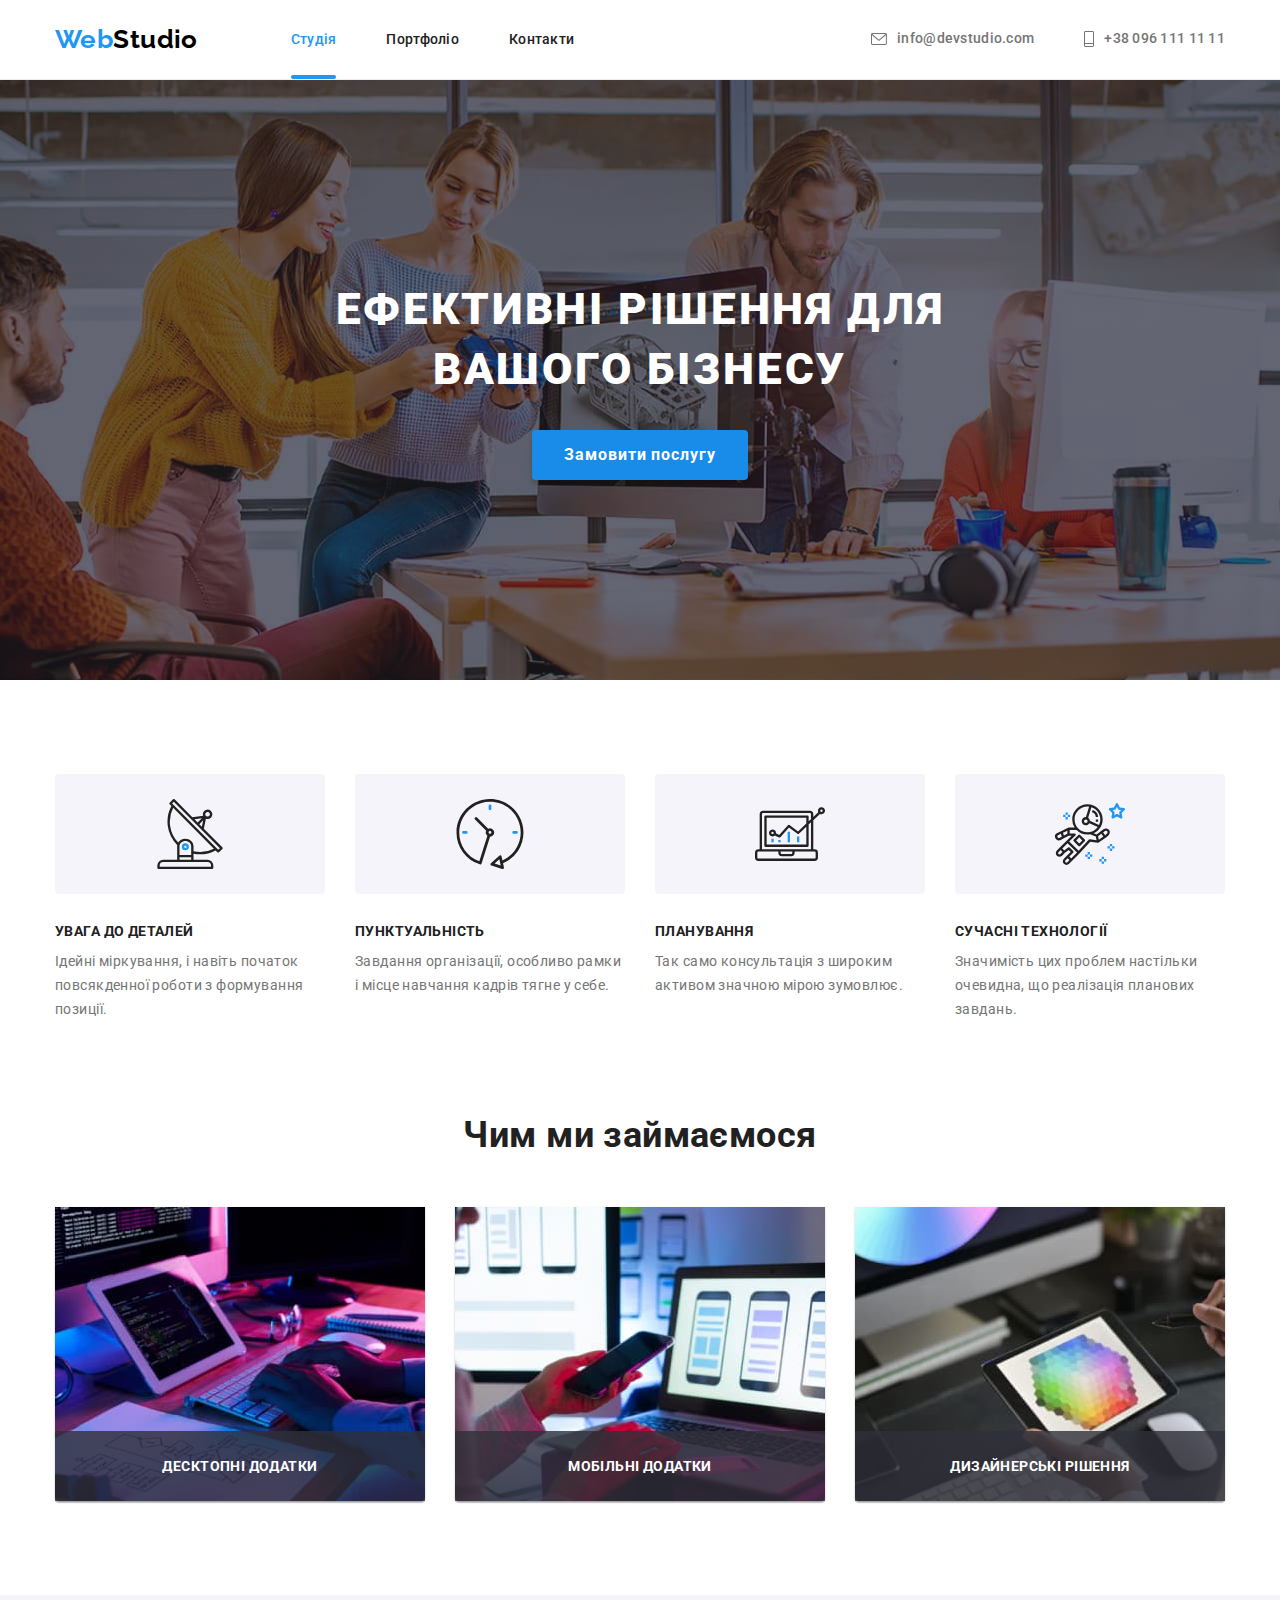
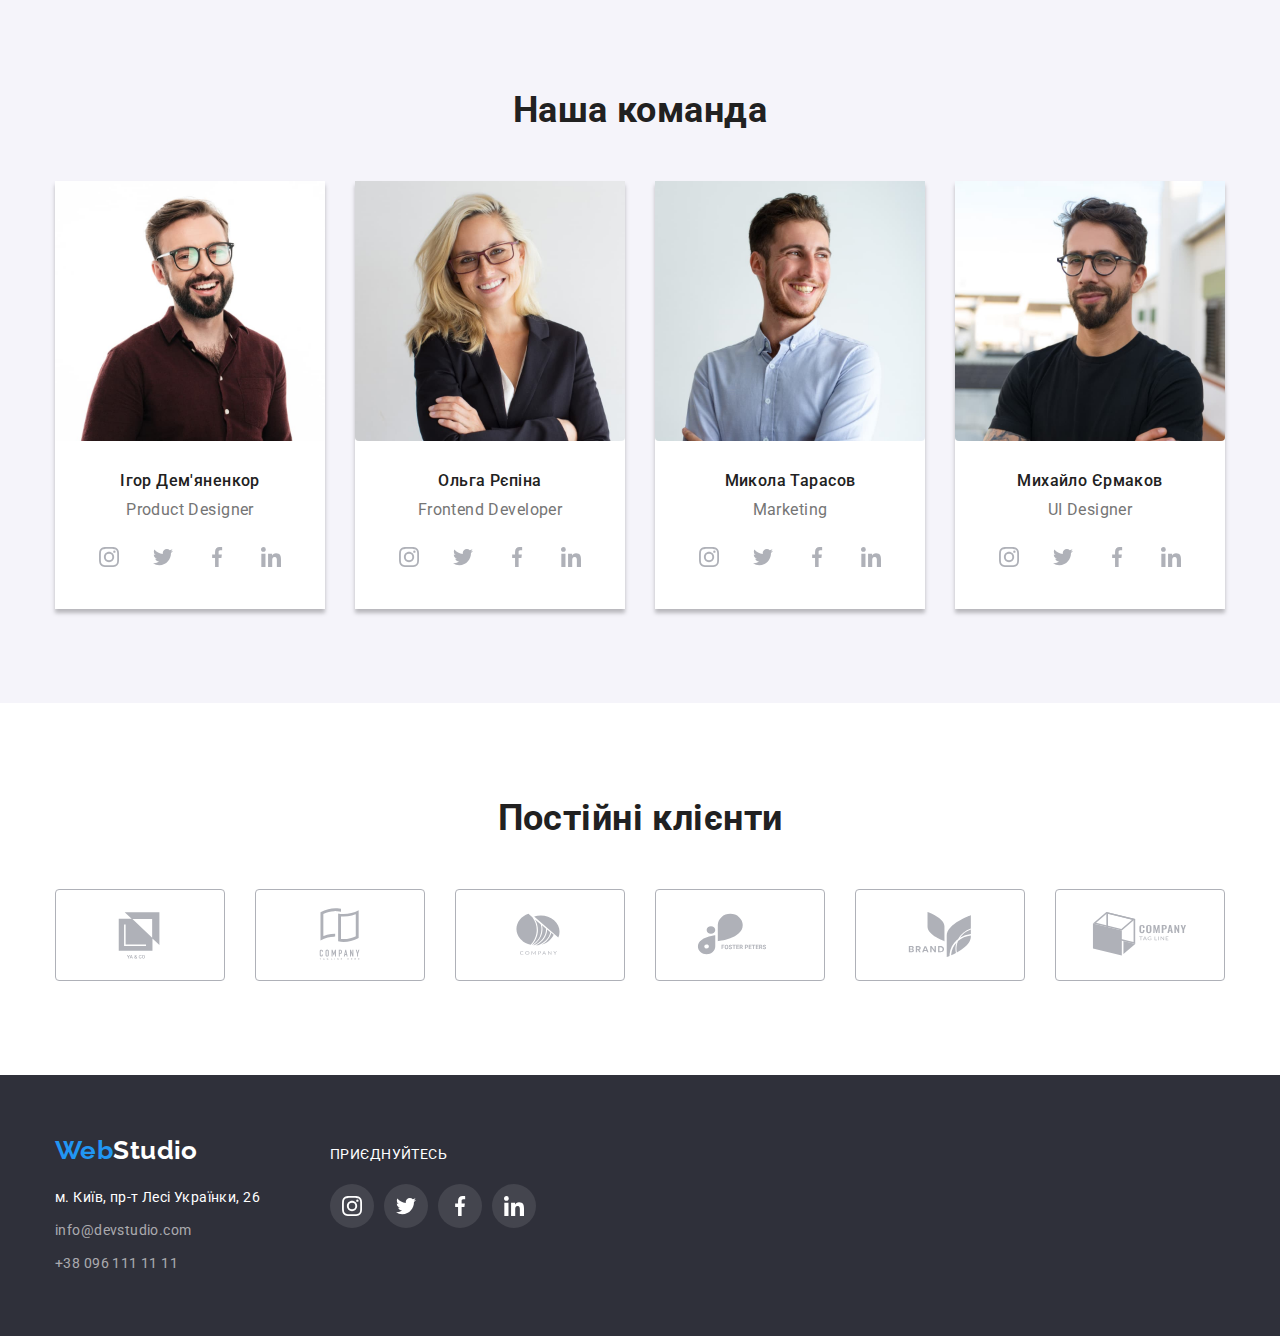
<file: index.html>
<!DOCTYPE html>
<html lang="uk">
  <head>
    <meta charset="UTF-8" />
    <meta http-equiv="X-UA-Compatible" content="IE=edge" />
    <meta name="viewport" content="width=device-width, initial-scale=1.0" />
    <title>Document</title>
    <link
      href="https://fonts.googleapis.com/css2?family=Raleway:wght@700&family=Roboto:wght@400;500;700;900&display=swap"
      rel="stylesheet"
    />
    <link
      rel="stylesheet"
      href="https://cdnjs.cloudflare.com/ajax/libs/modern-normalize/1.1.0/modern-normalize.min.css"
    />
    <link rel="stylesheet" href="./css/styles.css" />
  </head>

  <body>
    <header class="header">
      <div class="container">
        <nav class="main nav">
          <a class="logo" href="./index.html"
            ><span class="color-logo">Web</span
            ><span class="black-logo">Studio</span></a
          >

          <ul class="links">
            <li><a class="link current" href="./index.html">Студія</a></li>
            <li><a class="link" href="./portfolio.html">Портфоліо</a></li>
            <li><a class="link" href="#">Контакти</a></li>
          </ul>
        </nav>

        <ul class="contact">
          <li class="contact-list">
            <a href="mailto:info@devstudio.com" class="contacts">
              <svg class="mailto-link" width="16" height="12">
                <use href="./images/symbol-defs.svg#icon-message"></use>
              </svg>
              info@devstudio.com</a
            >
          </li>

          <li class="contact-list">
            <a href="tel:+380961111111" class="contacts">
              <svg class="telephone-link" width="10" height="16">
                <use href="./images/symbol-defs.svg#icon-telephone"></use>
              </svg>
              +38 096 111 11 11</a
            >
          </li>
        </ul>
      </div>
    </header>
    <main>
      <section class="section hero-section">
        <div class="container hero-container">
          <h1 class="hero-title">Ефективні рішення для вашого бізнесу</h1>
          <button class="section-hero-button" type="button" data-modal-open>
            Замовити послугу
          </button>
        </div>
      </section>

      <section class="section">
        <h2 class="visually-hidden">Особливості</h2>
        <div class="container">
          <ul class="peculiarities-list">
            <li class="list-about">
              <div class="peculiarities peculiarities-antenna">
                <svg class="antenna-picture" width="70" height="70">
                  <use href="./images/features.svg#icon-antenna"></use>
                </svg>
              </div>
              <h3 class="peculiarities-title">УВАГА ДО ДЕТАЛЕЙ</h3>
              <p class="peculiarities-text">
                Ідейні міркування, і навіть початок повсякденної роботи з
                формування позиції.
              </p>
            </li>
            <li class="list-about">
              <div class="peculiarities peculiarities-clock">
                <svg class="clock-pictire" width="70" height="70">
                  <use href="./images/features.svg#icon-clock"></use>
                </svg>
              </div>
              <h3 class="peculiarities-title">ПУНКТУАЛЬНІСТЬ</h3>
              <p class="peculiarities-text">
                Завдання організації, особливо рамки і місце навчання кадрів
                тягне у себе.
              </p>
            </li>
            <li class="list-about">
              <div class="peculiarities peculiarities-plane">
                <svg class="plane-picture" width="70" height="70">
                  <use href="./images/features.svg#icon-diagram"></use>
                </svg>
              </div>
              <h3 class="peculiarities-title">ПЛАНУВАННЯ</h3>
              <p class="peculiarities-text">
                Так само консультація з широким активом значною мірою зумовлює.
              </p>
            </li>
            <li class="list-about">
              <div class="peculiarities peculiarities-astronaut">
                <svg class="astronaut-picture" width="70" height="70">
                  <use href="./images/features.svg#icon-astronaut"></use>
                </svg>
              </div>
              <h3 class="peculiarities-title">СУЧАСНІ ТЕХНОЛОГІЇ</h3>
              <p class="peculiarities-text">
                Значимість цих проблем настільки очевидна, що реалізація
                планових завдань.
              </p>
            </li>
          </ul>
        </div>
      </section>
      <section class="section section-about">
        <div class="container">
          <h2 class="section-title">Чим ми займаємося</h2>
          <ul class="work-list">
            <li class="section-work-image">
              <div class="work-image">
                <img
                  src="./images/box-1.jpg"
                  alt="Писати код на комп'ютері"
                  width="370"
                  height="294"
                  class="section-work-image-first"
                />
                <h3 class="text-about-picture">Десктопні додатки</h3>
              </div>
            </li>
            <li class="section-work-image">
              <div class="work-image">
                <img
                  src="./images/box-2.jpg"
                  alt="авторизація в додатку в компьютері за допомогою смартфона"
                  width="370"
                  height="294"
                  class="section-work-image-second"
                />
                <h3 class="text-about-picture">Мобільні додатки</h3>
              </div>
            </li>
            <li class="section-work-image">
              <div class="work-image">
                <img
                  src="./images/box-3.jpg"
                  alt="вивчає программу на планшеті"
                  width="370"
                  height="294"
                  class="section-work-image-trird"
                />
                <h3 class="text-about-picture">Дизайнерські рішення</h3>
              </div>
            </li>
          </ul>
        </div>
      </section>
      <section class="section section-team">
        <div class="container">
          <h2 class="section-comand-title">Наша команда</h2>
          <ul class="section-comand-list">
            <li class="section-post">
              <img
                src="./images/img-1.jpg"
                alt="Усміхнений хлопець в окулярах"
                width="270"
                height="260"
                class="section-comand-image-first"
              />
              <h3 class="section-comand-name">Ігор Дем'яненкоp</h3>
              <p class="section-comand-text">Product Designer</p>
              <ul class="social-links">
                <li class="link">
                  <a href="#" class="link-picture">
                    <svg class="link-icon" width="20" height="20">
                      <use href="./images/symbol-defs.svg#icon-instagram"></use>
                    </svg>
                  </a>
                </li>
                <li class="link">
                  <a href="#" class="link-picture">
                    <svg class="link-icon" width="20" height="20">
                      <use href="./images/symbol-defs.svg#icon-twitter"></use>
                    </svg>
                  </a>
                </li>
                <li class="link">
                  <a href="#" class="link-picture">
                    <svg class="link-icon" width="20" height="20">
                      <use href="./images/symbol-defs.svg#icon-facebook"></use>
                    </svg>
                  </a>
                </li>
                <li class="link">
                  <a href="#" class="link-picture">
                    <svg class="link-icon" width="20" height="20">
                      <use href="./images/symbol-defs.svg#icon-linkedin"></use>
                    </svg>
                  </a>
                </li>
              </ul>
            </li>
            <li class="section-post">
              <img
                src="./images/img-2.jpg"
                alt="Усміхнена дівчина в окулярах"
                width="270"
                height="260"
                class="section-comand-image-second"
              />
              <h3 class="section-comand-name">Ольга Рєпіна</h3>
              <p class="section-comand-text">Frontend Developer</p>
              <ul class="social-links">
                <li class="link">
                  <a href="#" class="link-picture">
                    <svg class="link-icon" width="20" height="20">
                      <use href="./images/symbol-defs.svg#icon-instagram"></use>
                    </svg>
                  </a>
                </li>
                <li class="link">
                  <a href="#" class="link-picture">
                    <svg class="link-icon" width="20" height="20">
                      <use href="./images/symbol-defs.svg#icon-twitter"></use>
                    </svg>
                  </a>
                </li>
                <li class="link">
                  <a href="#" class="link-picture">
                    <svg class="link-icon" width="20" height="20">
                      <use href="./images/symbol-defs.svg#icon-facebook"></use>
                    </svg>
                  </a>
                </li>
                <li class="link">
                  <a href="#" class="link-picture">
                    <svg class="link-icon" width="20" height="20">
                      <use href="./images/symbol-defs.svg#icon-linkedin"></use>
                    </svg>
                  </a>
                </li>
              </ul>
            </li>
            <li class="section-post">
              <img
                src="./images/img-3.jpg"
                alt="Усміхнений хлопець у білій сорочці"
                width="270"
                height="260"
                class="section-comand-image-trird"
              />
              <h3 class="section-comand-name">Микола Тарасов</h3>
              <p class="section-comand-text">Marketing</p>
              <ul class="social-links">
                <li class="link">
                  <a href="#" class="link-picture">
                    <svg class="link-icon" width="20" height="20">
                      <use href="./images/symbol-defs.svg#icon-instagram"></use>
                    </svg>
                  </a>
                </li>
                <li class="link">
                  <a href="#" class="link-picture">
                    <svg class="link-icon" width="20" height="20">
                      <use href="./images/symbol-defs.svg#icon-twitter"></use>
                    </svg>
                  </a>
                </li>
                <li class="link">
                  <a href="#" class="link-picture">
                    <svg class="link-icon" width="20" height="20">
                      <use href="./images/symbol-defs.svg#icon-facebook"></use>
                    </svg>
                  </a>
                </li>
                <li class="link">
                  <a href="#" class="link-picture">
                    <svg class="link-icon" width="20" height="20">
                      <use href="./images/symbol-defs.svg#icon-linkedin"></use>
                    </svg>
                  </a>
                </li>
              </ul>
            </li>
            <li class="section-post">
              <img
                src="./images/img-4.jpg"
                alt="Усміхнений хлопець в окулярах на вулиці"
                width="270"
                height="260"
                class="section-comand-image-fourth"
              />
              <h3 class="section-comand-name">Михайло Єрмаков</h3>
              <p class="section-comand-text">UI Designer</p>
              <ul class="social-links">
                <li class="link">
                  <a href="#" class="link-picture">
                    <svg class="link-icon" width="20" height="20">
                      <use href="./images/symbol-defs.svg#icon-instagram"></use>
                    </svg>
                  </a>
                </li>
                <li class="link">
                  <a href="#" class="link-picture">
                    <svg class="link-icon" width="20" height="20">
                      <use href="./images/symbol-defs.svg#icon-twitter"></use>
                    </svg>
                  </a>
                </li>
                <li class="link">
                  <a href="#" class="link-picture">
                    <svg class="link-icon" width="20" height="20">
                      <use href="./images/symbol-defs.svg#icon-facebook"></use>
                    </svg>
                  </a>
                </li>
                <li class="link">
                  <a href="#" class="link-picture">
                    <svg class="link-icon" width="20" height="20">
                      <use href="./images/symbol-defs.svg#icon-linkedin"></use>
                    </svg>
                  </a>
                </li>
              </ul>
            </li>
          </ul>
        </div>
      </section>

      <section class="section">
        <div class="container">
          <h2 class="constant-clients">Постійні клієнти</h2>
          <ul class="company-items">
            <li class="company-list">
              <a href="#" class="company-link">
                <svg class="company-picture" width="108" height="60">
                  <use href="./images/symbol-defs.svg#icon-company-1"></use>
                </svg>
              </a>
            </li>
            <li class="company-list">
              <a href="#" class="company-link">
                <svg class="company-picture" width="108" height="60">
                  <use href="./images/symbol-defs.svg#icon-company-2"></use>
                </svg>
              </a>
            </li>
            <li class="company-list">
              <a href="#" class="company-link">
                <svg class="company-picture" width="108" height="60">
                  <use href="./images/symbol-defs.svg#icon-company-3"></use>
                </svg>
              </a>
            </li>
            <li class="company-list">
              <a href="#" class="company-link">
                <svg class="company-picture" width="108" height="60">
                  <use href="./images/symbol-defs.svg#icon-company-4"></use>
                </svg>
              </a>
            </li>
            <li class="company-list">
              <a href="#" class="company-link">
                <svg class="company-picture" width="108" height="60">
                  <use href="./images/symbol-defs.svg#icon-company-5"></use>
                </svg>
              </a>
            </li>
            <li class="company-list">
              <a href="#" class="company-link">
                <svg class="company-picture" width="108" height="60">
                  <use href="./images/symbol-defs.svg#icon-company-6"></use>
                </svg>
              </a>
            </li>
          </ul>
        </div>
      </section>
    </main>

    <footer class="footer">
      <div class="container">
        <div class="footer-container">
          <div class="footer-main">
            <a class="footer-logo" href="./index.html"
              ><span class="color-logo">Web</span
              ><span class="white-logo">Studio</span></a
            >
            <address>
              <ul class="footer-list">
                <li class="footer-link">
                  <a href="#" class="footer-adress">
                    м. Київ, пр-т Лесі Українки, 26</a
                  >
                </li>
                <li class="footer-link">
                  <a href="mailto:info@devstudio.com" class="footer-contact"
                    >info@devstudio.com</a
                  >
                </li>
                <li class="footer-link">
                  <a href="tel:+380961111111" class="footer-contact"
                    >+38 096 111 11 11</a
                  >
                </li>
              </ul>
            </address>
          </div>

          <div class="second-footer">
            <p class="footer-second-text">приєднуйтесь</p>
            <ul class="footer-second-list">
              <li class="second-footer-links">
                <a href="#" class="social-link">
                  <svg class="link-icon-white" width="20" height="20">
                    <use href="./images/symbol-defs.svg#icon-instagram"></use>
                  </svg>
                </a>
              </li>
              <li class="second-footer-links">
                <a href="#" class="social-link">
                  <svg class="link-icon-white" width="20" height="20">
                    <use href="./images/symbol-defs.svg#icon-twitter"></use>
                  </svg>
                </a>
              </li>
              <li class="second-footer-links">
                <a href="#" class="social-link">
                  <svg class="link-icon-white" width="20" height="20">
                    <use href="./images/symbol-defs.svg#icon-facebook"></use>
                  </svg>
                </a>
              </li>
              <li class="second-footer-links">
                <a href="#" class="social-link">
                  <svg class="link-icon-white" width="20" height="20">
                    <use href="./images/symbol-defs.svg#icon-linkedin"></use>
                  </svg>
                </a>
              </li>
            </ul>
          </div>
        </div>
      </div>
    </footer>

    <div class="backdrop is-hidden" data-modal>
      <div class="modal">
        <button type="button" class="closed" data-modal-close>
          <svg class="close" width="18" height="18">
            <use href="./images/close.svg#icon-close"></use>
          </svg>
        </button>
      </div>
    </div>

    <script src="./js/modal.js"></script>
  </body>
</html>
</file>
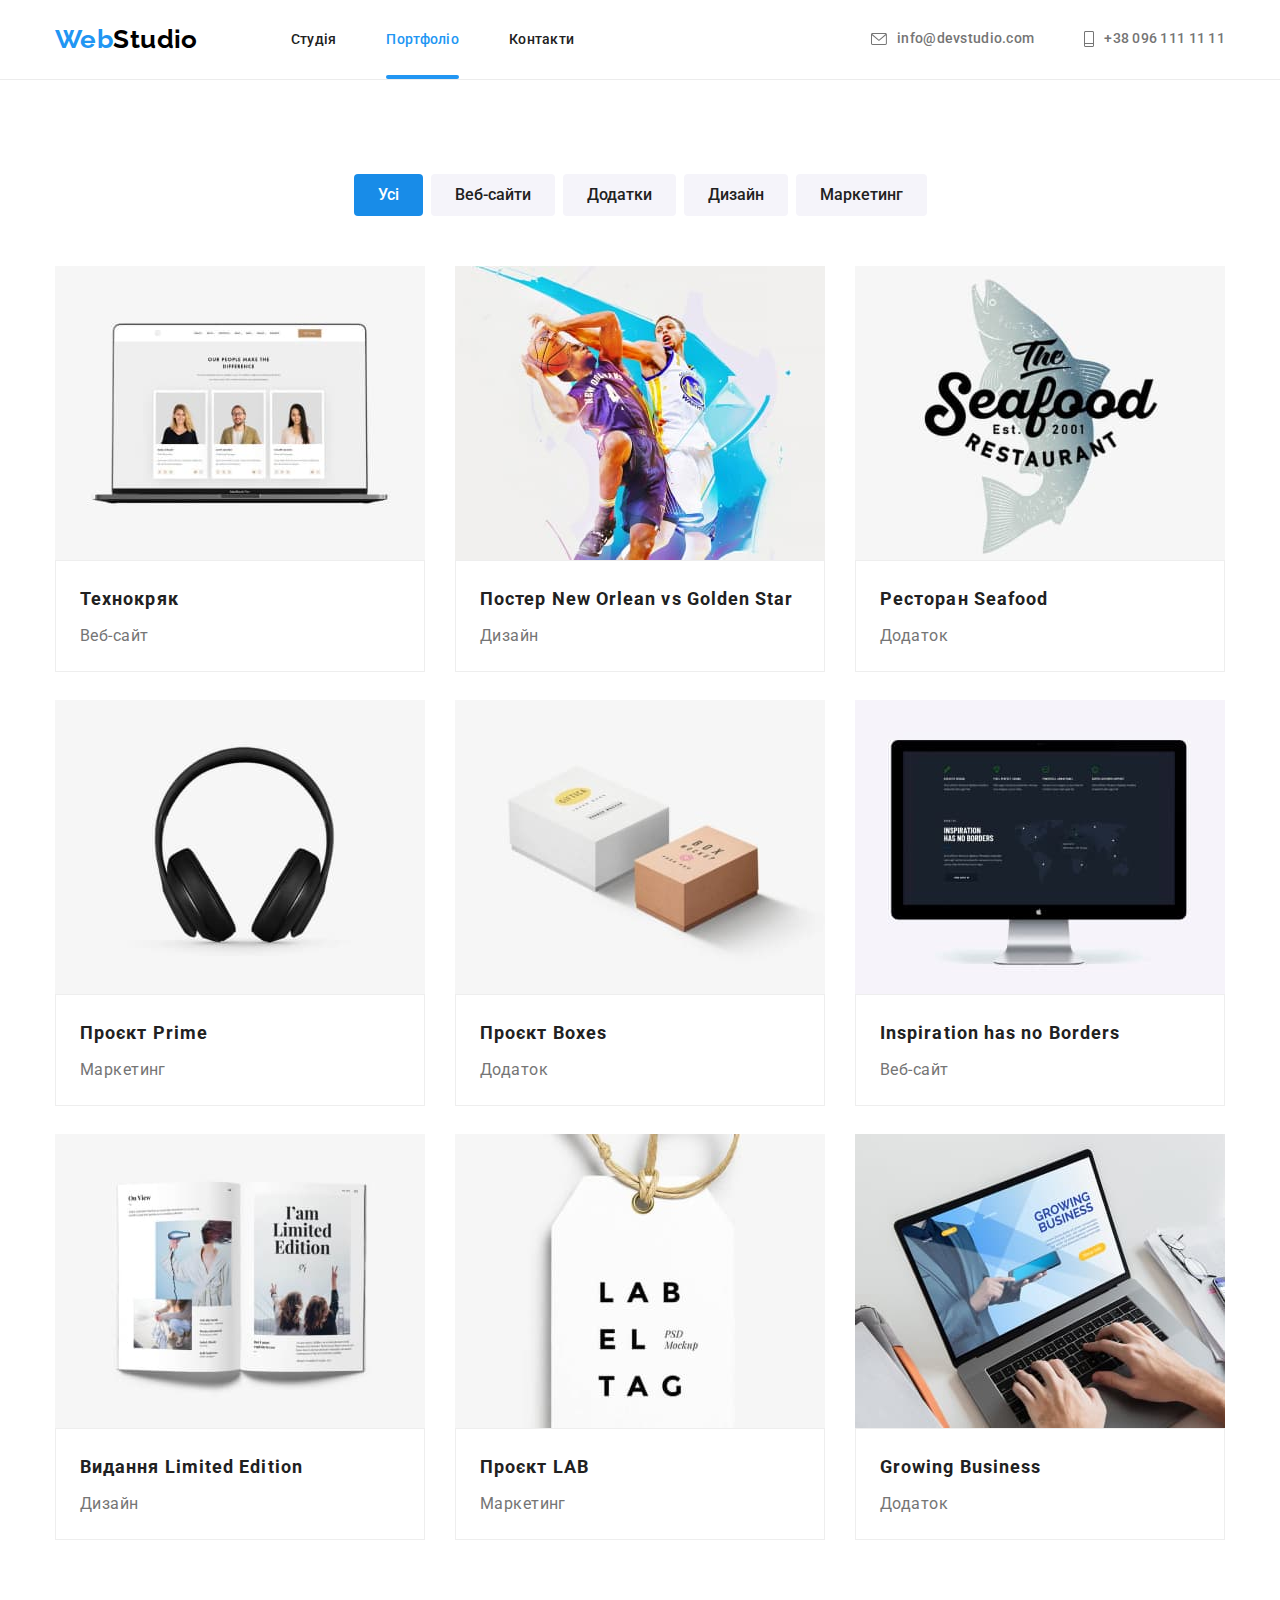
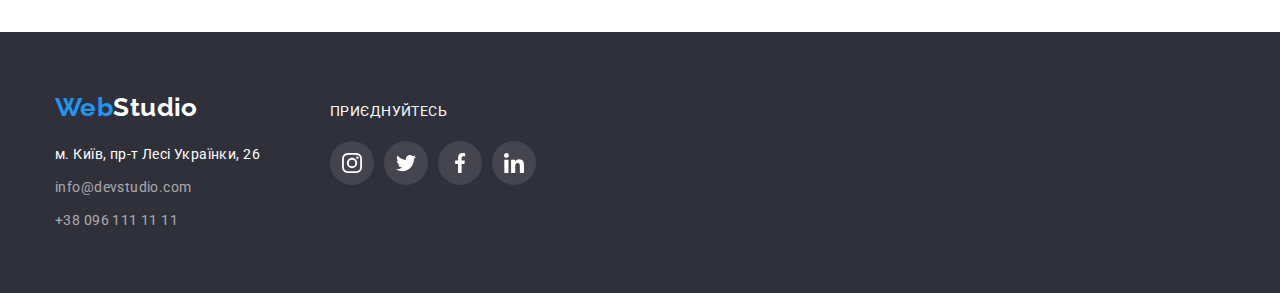
<file: portfolio.html>
<!DOCTYPE html>
<html lang="uk">
  <head>
    <meta charset="UTF-8" />
    <meta http-equiv="X-UA-Compatible" content="IE=edge" />
    <meta name="viewport" content="width=device-width, initial-scale=1.0" />
    <title>Document</title>
    <link
      href="https://fonts.googleapis.com/css2?family=Raleway:wght@700&family=Roboto:wght@400;500;700;900&display=swap"
      rel="stylesheet"
    />
    <link
      rel="stylesheet"
      href="https://cdnjs.cloudflare.com/ajax/libs/modern-normalize/1.1.0/modern-normalize.min.css"
    />
    <link rel="stylesheet" href="./css/styles.css" />
  </head>

  <body>
    <header class="header">
      <div class="container">
        <nav class="main nav">
          <a class="logo" href="./index.html"
            ><span class="color-logo">Web</span
            ><span class="black-logo">Studio</span></a
          >

          <ul class="links">
            <li><a class="link" href="./index.html">Студія</a></li>
            <li>
              <a class="link current" href="./portfolio.html">Портфоліо</a>
            </li>
            <li><a class="link" href="#">Контакти</a></li>
          </ul>
        </nav>

        <ul class="contact">
          <li class="contact-list">
            <a href="mailto:info@devstudio.com" class="contacts">
              <svg class="mailto-link" width="16" height="12">
                <use href="./images/symbol-defs.svg#icon-message"></use>
              </svg>
              info@devstudio.com</a
            >
          </li>

          <li class="contact-list">
            <a href="tel:+380961111111" class="contacts">
              <svg class="telephone-link" width="10" height="16">
                <use href="./images/symbol-defs.svg#icon-telephone"></use>
              </svg>
              +38 096 111 11 11</a
            >
          </li>
        </ul>
      </div>
    </header>
    <main>
      <section class="section">
        <div class="container">
          <h1 class="visually-hidden"></h1>
          <ul class="portfolio-list">
            <li>
              <button class="active button" type="button">Усі</button>
            </li>
            <li>
              <button class="portfolio-nav-button" type="button">
                Веб-сайти
              </button>
            </li>
            <li>
              <button class="portfolio-nav-button" type="button">
                Додатки
              </button>
            </li>
            <li>
              <button class="portfolio-nav-button" type="button">Дизайн</button>
            </li>
            <li>
              <button class="portfolio-nav-button" type="button">
                Маркетинг
              </button>
            </li>
          </ul>

          <ul class="list-presentation">
            <li class="post">
              <a href="" class="post-link">
                <div class="post-image">
                  <img
                    src="./images/techno.jpg"
                    alt="Презентація"
                    width="370"
                    height="294"
                  />
                  <p class="post-text">
                    Ресурс пропонує комплексні пропозиції з різним рівнем
                    функціоналу та сервісів. Все це дозволить відвідувачу
                    отримати вичерпні відомості про компанію чи приватну особу.
                  </p>
                </div>
                <div class="demonstration">
                  <h2 class="demonstration-title">Технокряк</h2>
                  <p class="demonstration-text">Веб-сайт</p>
                </div>
              </a>
            </li>
            <li class="post">
              <a href="" class="post-link">
                <div class="post-image">
                  <img
                    src="./images/basketball.jpg"
                    alt="basketball"
                    width="370"
                    height="294"
                  />
                  <p class="post-text">
                    Ресурс пропонує комплексні пропозиції з різним рівнем
                    функціоналу та сервісів. Все це дозволить відвідувачу
                    отримати вичерпні відомості про компанію чи приватну особу.
                  </p>
                </div>
                <div class="demonstration">
                  <h2 class="demonstration-title">
                    Постер New Orlean vs Golden Star
                  </h2>
                  <p class="demonstration-text">Дизайн</p>
                </div>
              </a>
            </li>
            <li class="post">
              <a href="" class="post-link">
                <div class="post-image">
                  <img
                    src="./images/fish.jpg"
                    alt="Рибний ресторан"
                    width="370"
                    height="294"
                  />
                  <p class="post-text">
                    Ресурс пропонує комплексні пропозиції з різним рівнем
                    функціоналу та сервісів. Все це дозволить відвідувачу
                    отримати вичерпні відомості про компанію чи приватну особу.
                  </p>
                </div>
                <div class="demonstration">
                  <h2 class="demonstration-title">Ресторан Seafood</h2>
                  <p class="demonstration-text">Додаток</p>
                </div>
              </a>
            </li>
            <li class="post">
              <a href="" class="post-link">
                <div class="post-image">
                  <img
                    src="./images/headphones.jpg"
                    alt="Навушники"
                    width="370"
                    height="294"
                  />
                  <p class="post-text">
                    Ресурс пропонує комплексні пропозиції з різним рівнем
                    функціоналу та сервісів. Все це дозволить відвідувачу
                    отримати вичерпні відомості про компанію чи приватну особу.
                  </p>
                </div>
                <div class="demonstration">
                  <h2 class="demonstration-title">Проєкт Prime</h2>
                  <p class="demonstration-text">Маркетинг</p>
                </div>
              </a>
            </li>
            <li class="post">
              <a href="" class="post-link">
                <div class="post-image">
                  <img
                    src="./images/boxes.jpg"
                    alt="Коробки"
                    width="370"
                    height="294"
                  />
                  <p class="post-text">
                    Ресурс пропонує комплексні пропозиції з різним рівнем
                    функціоналу та сервісів. Все це дозволить відвідувачу
                    отримати вичерпні відомості про компанію чи приватну особу.
                  </p>
                </div>
                <div class="demonstration">
                  <h2 class="demonstration-title">Проєкт Boxes</h2>
                  <p class="demonstration-text">Додаток</p>
                </div>
              </a>
            </li>
            <li class="post">
              <a href="" class="post-link">
                <div class="post-image">
                  <img
                    src="./images/monitor.jpg"
                    alt="Монітор"
                    width="370"
                    height="294"
                  />
                  <p class="post-text">
                    Ресурс пропонує комплексні пропозиції з різним рівнем
                    функціоналу та сервісів. Все це дозволить відвідувачу
                    отримати вичерпні відомості про компанію чи приватну особу.
                  </p>
                </div>
                <div class="demonstration">
                  <h2 class="demonstration-title">
                    Inspiration has no Borders
                  </h2>
                  <p class="demonstration-text">Веб-сайт</p>
                </div>
              </a>
            </li>
            <li class="post">
              <a href="" class="post-link">
                <div class="post-image">
                  <img
                    src="./images/book.jpg"
                    alt="Книга лімітоване видання"
                    width="370"
                    height="294"
                  />
                  <p class="post-text">
                    Ресурс пропонує комплексні пропозиції з різним рівнем
                    функціоналу та сервісів. Все це дозволить відвідувачу
                    отримати вичерпні відомості про компанію чи приватну особу.
                  </p>
                </div>
                <div class="demonstration">
                  <h2 class="demonstration-title">Видання Limited Edition</h2>
                  <p class="demonstration-text">Дизайн</p>
                </div>
              </a>
            </li>
            <li class="post">
              <a href="" class="post-link">
                <div class="post-image">
                  <img
                    src="./images/lab.jpg"
                    alt="Проект лаб"
                    width="370"
                    height="294"
                  />
                  <p class="post-text">
                    Ресурс пропонує комплексні пропозиції з різним рівнем
                    функціоналу та сервісів. Все це дозволить відвідувачу
                    отримати вичерпні відомості про компанію чи приватну особу.
                  </p>
                </div>
                <div class="demonstration">
                  <h2 class="demonstration-title">Проєкт LAB</h2>
                  <p class="demonstration-text">Маркетинг</p>
                </div>
              </a>
            </li>
            <li class="post">
              <a href="" class="post-link">
                <div class="post-image">
                  <img
                    src="./images/notebook.jpg"
                    alt="Навчання на ноутбуці"
                    width="370"
                    height="294"
                  />
                  <p class="post-text">
                    Ресурс пропонує комплексні пропозиції з різним рівнем
                    функціоналу та сервісів. Все це дозволить відвідувачу
                    отримати вичерпні відомості про компанію чи приватну особу.
                  </p>
                </div>
                <div class="demonstration">
                  <h2 class="demonstration-title">Growing Business</h2>
                  <p class="demonstration-text">Додаток</p>
                </div>
              </a>
            </li>
          </ul>
        </div>
      </section>
    </main>

    <footer class="footer">
      <div class="container">
        <div class="footer-container">
          <div class="footer-main">
            <a class="footer-logo" href="./index.html"
              ><span class="color-logo">Web</span
              ><span class="white-logo">Studio</span></a
            >
            <address>
              <ul class="footer-list">
                <li class="footer-link">
                  <a href="#" class="footer-adress">
                    м. Київ, пр-т Лесі Українки, 26</a
                  >
                </li>
                <li class="footer-link">
                  <a href="mailto:info@devstudio.com" class="footer-contact"
                    >info@devstudio.com</a
                  >
                </li>
                <li class="footer-link">
                  <a href="tel:+380961111111" class="footer-contact"
                    >+38 096 111 11 11</a
                  >
                </li>
              </ul>
            </address>
          </div>

          <div class="second-footer">
            <p class="footer-second-text">приєднуйтесь</p>
            <ul class="footer-second-list">
              <li class="second-footer-links">
                <a href="#" class="social-link">
                  <svg class="link-icon-white" width="20" height="20">
                    <use href="./images/symbol-defs.svg#icon-instagram"></use>
                  </svg>
                </a>
              </li>
              <li class="second-footer-links">
                <a href="#" class="social-link">
                  <svg class="link-icon-white" width="20" height="20">
                    <use href="./images/symbol-defs.svg#icon-twitter"></use>
                  </svg>
                </a>
              </li>
              <li class="second-footer-links">
                <a href="#" class="social-link">
                  <svg class="link-icon-white" width="20" height="20">
                    <use href="./images/symbol-defs.svg#icon-facebook"></use>
                  </svg>
                </a>
              </li>
              <li class="second-footer-links">
                <a href="#" class="social-link">
                  <svg class="link-icon-white" width="20" height="20">
                    <use href="./images/symbol-defs.svg#icon-linkedin"></use>
                  </svg>
                </a>
              </li>
            </ul>
          </div>
        </div>
      </div>
    </footer>
  </body>
</html>
</file>
<file: css/styles.css>
:root {
  --color: #ffffff;
  --primary-text-color: #757575;
  --header-color: #212121;
  --accent-color: #2196f3;
  --accent-btn-color: #188ce8;
  --icon-color: #afb1b8;
  --animation-modal: 250ms cubic-bezier(0.4, 0, 0.2, 1);
}

body {
  color: var(--color);
  font-family: "Roboto", sans-serif;
  letter-spacing: 0.03em;
  font-size: 14px;
  color: var(--header-color);
  background-color: var(--color);
}

ul {
  list-style: none;
}

a {
  text-decoration: none;
}

h1,
h2,
h3,
p ul {
  margin: 0;
}

img {
  display: block;
  max-width: 100%;
  height: auto;
}

p {
  margin: 0;
  padding: 0;
}

/* Container */

.container {
  margin-left: auto;
  margin-right: auto;
  width: 1200px;
  padding-left: 15px;
  padding-right: 15px;
}

/* Container */

.section {
  padding-top: 94px;
  padding-bottom: 94px;
}

.header {
  color: var(--primary-text-color);
  padding: 24px 0;
  border-bottom: 1px solid #ececec;
}

.header .container {
  display: flex;
  align-items: center;
}

.main.nav {
  display: flex;
  margin-right: auto;
}

.links {
  display: flex;
  align-items: center;
  column-gap: 50px;
  padding: 0;
  margin: 0;
}

.contact {
  display: flex;
  column-gap: 50px;
  margin: 0;
  padding: 0;
}

.contact-list {
  display: flex;
  align-items: center;
}

.contacts:hover,
.contacts:focus {
  color: var(--accent-color);
}

.hero-container {
  width: 696px;
  text-align: center;
  padding-top: 0;
  padding-bottom: 0;
}

.section-team {
  background-color: #f5f4fa;
}

.footer-logo {
  display: block;
  margin-bottom: 20px;
}

.peculiarities-list {
  display: flex;
  margin: 0;
  padding: 0;
  column-gap: 30px;
}

.peculiarities-text {
  display: flex;
  padding: 0;
  margin: 0;
  column-gap: 30px;
}

.section-post {
  background: var(--color);
  box-shadow: 0px 4px 4px rgb(0 0 0 / 25%);
}

.section-work-image-first,
.section-work-image-second,
.section-work-image-trird {
  box-shadow: 0px 1px 3px rgba(0, 0, 0, 0.12), 0px 1px 1px rgba(0, 0, 0, 0.14),
    0px 2px 1px rgba(0, 0, 0, 0.2);
  border-radius: 0px 0px 4px 4px;
  max-width: 100%;
}

.section-work-image {
  position: relative;
}

.text-about-picture {
  position: absolute;
  bottom: 0;
  left: 0;
  width: 100%;
  height: 70px;

  display: flex;
  align-items: center;
  justify-content: center;
  font-size: 14px;
  line-height: 16px;
  text-align: center;

  letter-spacing: 0.03em;
  text-transform: uppercase;
  color: var(--color);
  background: rgba(47, 48, 58, 0.8);
}

.section-comand-list {
  display: flex;
  padding: 0;
  margin: 0;
  column-gap: 30px;
}

.visually-hidden {
  position: absolute;
  white-space: nowrap;
  width: 1px;
  height: 1px;
  overflow: hidden;
  border: 0;
  padding: 0;
  clip: rect(0 0 0 0);
  clip-path: inset(50%);
  margin: -1px;
}

.container .logo {
  margin-right: 93px;
}

.color-logo {
  font-family: "Raleway";
  font-style: normal;
  font-weight: 700;
  font-size: 26px;
  line-height: 1.19;
  color: var(--accent-color);
}

.black-logo {
  font-family: "Raleway";
  font-style: normal;
  font-weight: 700;
  font-size: 26px;
  line-height: 1.19;
  color: #000000;
}

.link.current {
  position: relative;

  font-weight: 500;
  line-height: 1.14;
  letter-spacing: 0.02em;
  color: var(--accent-color);
  text-decoration: none;
}

.link.current::after {
  display: block;
  position: absolute;
  content: "";
  left: 0;
  bottom: -32px;
  background: var(--accent-color);
  border-radius: 2px;
  transform: scaleX(1);
  width: 100%;
  height: 4px;
}

.link {
  font-weight: 500;
  line-height: 1.14;
  letter-spacing: 0.02em;
  color: var(--header-color);
  transition: color var(--animation-modal);
}

.link:hover,
.link:focus {
  color: var(--accent-color);
}

.contacts {
  display: flex;
  column-gap: 10px;
  align-items: center;

  color: var(--primary-text-color);
  font-weight: 500;
  line-height: 1.14;
  letter-spacing: 0.02em;
  transition: color var(--animation-modal);
}

.mailto-link,
.telephone-link {
  fill: currentColor;
  transition: fill var(--animation-modal);
}

..mailto-link,
.telephone-link:hover,
.mailto-link,
.telephone-link:focus {
  fill: var(--accent-color);
}

.hero-section {
  padding-top: 200px;
  padding-bottom: 200px;
  margin-left: auto;
  margin-right: auto;
  background: #2f303a;
  background-image: linear-gradient(
      rgba(47, 48, 58, 0.4),
      rgba(47, 48, 58, 0.4)
    ),
    url("../images/header-picture.jpg");
  max-width: 1600px;
  background-repeat: no-repeat;
  background-size: cover;
  background-position: center;
}

.hero-title {
  padding-bottom: 30px;

  font-weight: 900;
  font-size: 44px;
  line-height: 1.36;
  text-align: center;
  letter-spacing: 0.06em;
  text-transform: uppercase;
  color: var(--color);
}

.section-hero-button:hover {
  box-shadow: 0px 4px 4px rgba(0, 0, 0, 0.15);
  border-radius: 4px;
}

.section-hero-button:focus {
  box-shadow: 0px 4px 4px rgba(0, 0, 0, 0.15);
  border-radius: 4px;
}

.section-hero-button {
  padding-top: 10px;
  padding-bottom: 10px;
  padding-left: 32px;
  padding-right: 32px;

  background: var(--accent-btn-color);
  cursor: pointer;
  box-shadow: 0px 4px 4px rgba(0, 0, 0, 0.15);
  border-radius: 4px;
  font-family: inherit;
  font-style: normal;
  font-weight: 700;
  font-size: 16px;
  line-height: 1.88;
  align-items: center;
  text-align: center;
  letter-spacing: 0.06em;
  color: var(--color);
  border: none;
}

.peculiarities {
  justify-content: center;
  background: #f5f4fa;
  border-radius: 4px;
  margin-bottom: 30px;
  height: 120px;
  align-items: center;
}

.peculiarities-antenna,
.peculiarities-clock,
.peculiarities-plane,
.peculiarities-astronaut {
  display: flex;
}

.social-links {
  display: flex;
  padding: 0;
  column-gap: 10px;
  padding-bottom: 30px;
  justify-content: center;
}

.section-team .link-picture {
  display: flex;
  align-items: center;
  width: 44px;
  height: 44px;
  justify-content: center;
  color: var(--icon-color);
  border-radius: 50%;
  transition: background-color var(--animation-modal),
    color var(--animation-modal);
}

.section-team .link-picture:hover,
.section-team .link-picture:focus {
  background-color: var(--accent-color);
  color: var(--color);
}

.section-about {
  padding-top: 0;
}

.list-about {
  width: 270px;
}

.peculiarities-title {
  font-size: 14px;
  line-height: 1.14;
  text-transform: uppercase;
  margin-bottom: 10px;
}

.peculiarities-text {
  line-height: 1.71;
  color: var(--primary-text-color);
}

.section-title {
  margin-bottom: 50px;
  text-align: center;
  font-size: 36px;
  line-height: 1.16;
}

.work-list {
  padding: 0;
  margin: 0;
  display: flex;
  column-gap: 30px;
}

.section-comand-title {
  margin-bottom: 50px;
  font-size: 36px;
  line-height: 1.17;
  text-align: center;
}

.section-comand {
  filter: drop-shadow(0px 4px 4px rgba(0, 0, 0, 0.25));
}

.section-comand-image-first,
.section-comand-image-second,
.section-comand-image-trird,
.section-comand-image-fourth {
  max-width: 100%;
  height: auto;
  background: var(--color);
  border-radius: 0px 0px 4px 4px;
}

.section-comand-name {
  padding-top: 30px;
  margin-bottom: 10px;
  font-weight: 500;
  font-size: 16px;
  line-height: 1.19;
  text-align: center;
}

.section-comand-text {
  margin: 0;
  margin-bottom: 16px;
  font-size: 16px;
  line-height: 1.19;
  text-align: center;
  color: var(--primary-text-color);
}

.company-items {
  display: flex;
  column-gap: 30px;
  margin: 0;
  padding: 0;
}

.company-picture {
  width: 106px;
  height: 60px;
  fill: currentColor;
}

.company-link {
  display: flex;
  align-items: center;
  justify-content: center;

  border: 1px solid #afb1b8;
  border-radius: 4px;

  width: 170px;
  height: 92px;
  color: var(--icon-color);
  transition: border var(--animation-modal), color var(--animation-modal);
}

.company-link:focus,
.company-link:hover {
  color: var(--accent-color);
  border-color: var(--accent-color);
}

.constant-clients {
  margin-bottom: 50px;

  font-size: 36px;
  line-height: 1.17;
  text-align: center;
}

.portfolio.nav {
  padding-top: 94px;
  padding-bottom: 94px;
}

.portfolio-nav {
  filter: drop-shadow(0px 4px 4px rgba(0, 0, 0, 0.25));
}

.portfolio-list {
  display: flex;
  padding: 0;
  margin: 0;
  column-gap: 8px;
  margin-bottom: 50px;
  justify-content: center;
}

.list-presentation .post {
  width: 370px;
  height: 404px;
}

.post-link:hover,
.post-link:focus {
  box-shadow: 0px 1px 1px rgba(0, 0, 0, 0.12), 0px 4px 4px rgba(0, 0, 0, 0.06),
    1px 4px 6px rgba(0, 0, 0, 0.16);
}

.list-presentation .post-link {
  display: block;
  cursor: pointer;
  transition: box-shadow var(--animation-modal);
}

.list-presentation {
  margin-top: 0;
  margin-bottom: 0;
  display: flex;
  gap: 30px;
  flex-wrap: wrap;
  padding: 0;
}

.portfolio-nav-button:hover,
.portfolio-nav-button:focus {
  box-shadow: 0px 3px 1px rgba(0, 0, 0, 0.1), 0px 1px 2px rgba(0, 0, 0, 0.08),
    0px 2px 2px rgba(0, 0, 0, 0.12);
  background-color: var(--accent-btn-color);
  color: var(--color);
}

.portfolio-nav-button {
  padding: 6px 22px;

  color: #212121;
  background-color: #f5f4fa;
  font-family: inherit;
  font-style: normal;
  font-weight: 500;
  font-size: 16px;
  line-height: 1.63;
  text-align: center;
  border-color: transparent;
  cursor: pointer;
  border-radius: 4px;
  transition: color var(--animation-modal),
    background-color var(--animation-modal), box-shadow var(--animation-modal);
}

.active.button {
  padding: 6px 22px;

  color: #ffffff;
  background: var(--accent-btn-color);
  font-family: inherit;
  font-style: normal;
  font-weight: 500;
  font-size: 16px;
  line-height: 1.63;
  text-align: center;
  border-color: transparent;
  cursor: pointer;
  border-radius: 4px;
}

.active.button:hover,
.active.button:focus {
  box-shadow: 0px 3px 1px rgba(0, 0, 0, 0.1), 0px 1px 2px rgba(0, 0, 0, 0.08),
    0px 2px 2px rgba(0, 0, 0, 0.12);
  color: var(--color);
}

.demonstration-image-techno {
  background: var(--color);
}

.demonstration-image-basketball {
  background: var(--color);
  border: 1px solid #eeeeee;
}

.demonstration-image-fish {
  background: var(--color);
  border: 1px solid #eeeeee;
}

.demonstration-image-headphones {
  background: var(--color);
  border: 1px solid #eeeeee;
}

.demonstration-image-boxes {
  background: var(--color);
  border: 1px solid #eeeeee;
}

.demonstration-image-monitor {
  background: var(--color);
  border: 1px solid #eeeeee;
}

.demonstration-image-book {
  background: var(--color);
  border: 1px solid #eeeeee;
}

.demonstration-image-lab {
  background: var(--color);
  border: 1px solid #eeeeee;
}

.demonstration-image-notebook {
  background: var(--color);
  border: 1px solid #eeeeee;
}

.demonstration {
  padding: 20px 24px;
  border: 1px solid #eeeeee;
}

.demonstration-title {
  padding: 0;
  margin: 0;
  margin-bottom: 4px;
  font-size: 18px;
  line-height: 2;
  letter-spacing: 0.06em;
  color: var(--header-color);
}

.demonstration-text {
  padding: 0;
  margin: 0;
  font-size: 16px;
  line-height: 1.88;
  color: var(--primary-text-color);
}

.footer {
  padding-top: 60px;
  padding-bottom: 60px;

  background: #2f303a;
}

.white-logo {
  font-family: "Raleway";
  font-style: normal;
  font-weight: 700;
  font-size: 26px;
  line-height: 1.19;
  color: var(--color);
}

.footer-list {
  display: block;
  margin: 0;
  padding: 0;
  flex-direction: column;
}

.footer-list .footer-adress {
  margin: 0;
  padding: 0;
  font-style: normal;
  line-height: 1.71;
  color: var(--color);
  text-decoration: none;
}

.footer-contact {
  transition: color var(--animation-modal);
  margin: 0;
  padding: 0;
  font-style: normal;
  line-height: 1.71;
  color: rgba(255, 255, 255, 0.6);
}

.footer-contact:hover,
.footer-contact:focus {
  color: var(--accent-color);
}

.footer-link {
  margin-bottom: 9px;
}

.footer-link:last-child {
  margin-bottom: 0;
}

.footer-second-text {
  margin: 0;
  margin-bottom: 20px;

  text-transform: uppercase;
  color: var(--color);
  line-height: 1.33;
}

.footer-container {
  display: flex;
  align-items: baseline;
}

.footer-second-list {
  display: flex;
  padding: 0;
  margin: 0;
  column-gap: 10px;
}

.social-link {
  display: flex;
  border-radius: 50%;
  background-color: rgba(255, 255, 255, 0.1);
  width: 44px;
  height: 44px;
  justify-content: center;
  align-items: center;
  transition: background-color var(--animation-modal);
}

.link-icon-white {
  fill: var(--color);
}

.link-icon {
  fill: currentColor;
}

.footer-icon {
  display: flex;
}

.second-footer {
  margin-left: 70px;
}

.social-link:hover,
.social-link:focus {
  background-color: var(--accent-color);
}

.backdrop {
  position: fixed;
  top: 0;
  left: 0;
  width: 100%;
  height: 100%;
  background-color: rgba(0, 0, 0, 0.2);
  transition: opacity var(--animation-modal),
    background-color var(--animation-modal);
}

.modal {
  position: absolute;
  top: 50%;
  left: 50%;
  transform: translate(-50%, -50%);
  min-width: 528px;
  min-height: 581px;
  background-color: var(--color);
  border-radius: 4px;
  transition: transform var(--animation-modal),
    visibility var(--animation-modal);
}

.backdrop.is-hidden {
  opacity: 0;
  pointer-events: none;
  visibility: hidden;
}

.closed {
  position: absolute;
  top: 8px;
  right: 8px;
  border-radius: 50%;
  width: 30px;
  height: 30px;
  border: 1px solid rgba(0, 0, 0, 0.1);
  display: flex;
  align-items: center;
  justify-content: center;
}

.post-image {
  position: relative;
  overflow: hidden;
}

.post-text {
  position: absolute;
  content: "";
  top: 0;
  left: 0;

  width: 100%;
  height: 100%;

  padding: 63px 24px;

  font-weight: 400;
  font-size: 18px;
  line-height: 28px;
  color: var(--color);
  background-color: rgba(33, 150, 243, 0.9);
  transform: translateY(100%);
  transition: transform var(--animation-modal);
}

.post-image:hover .post-text {
  transform: translateY(0);
}
</file>
